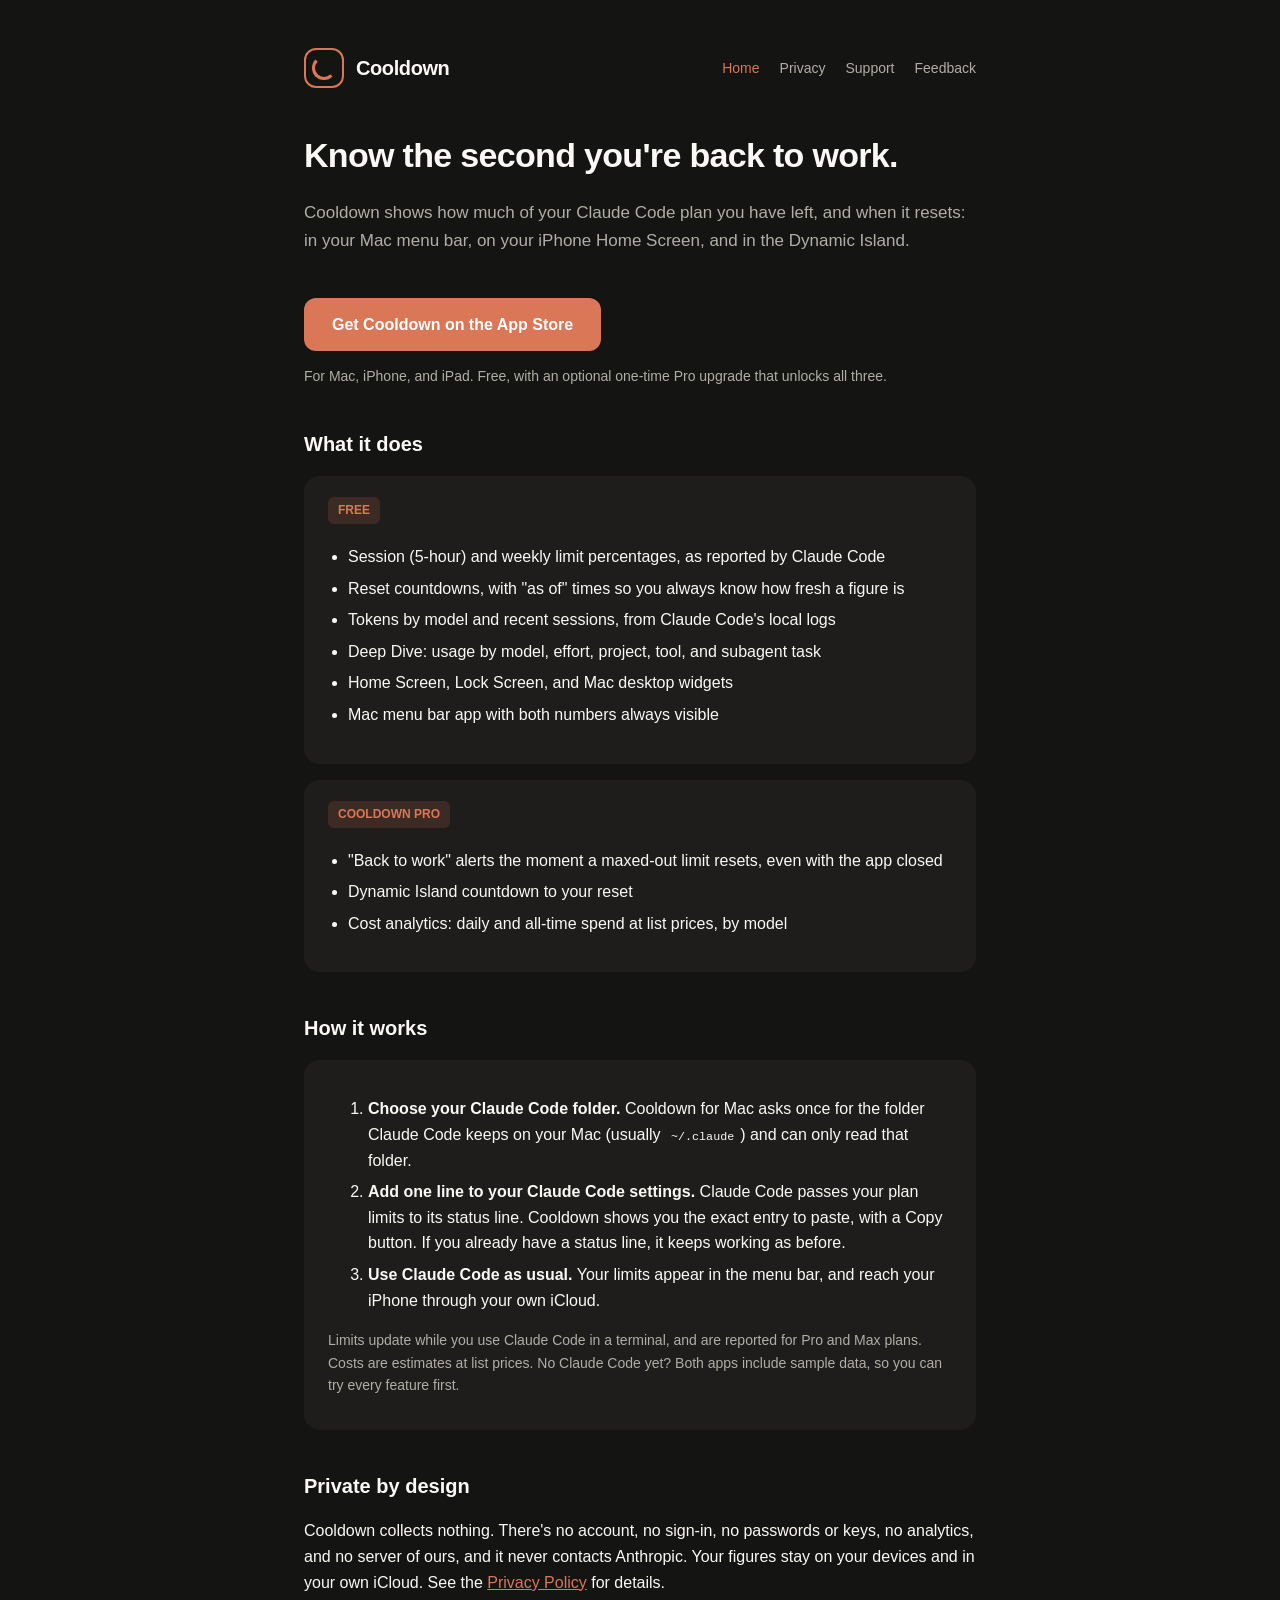
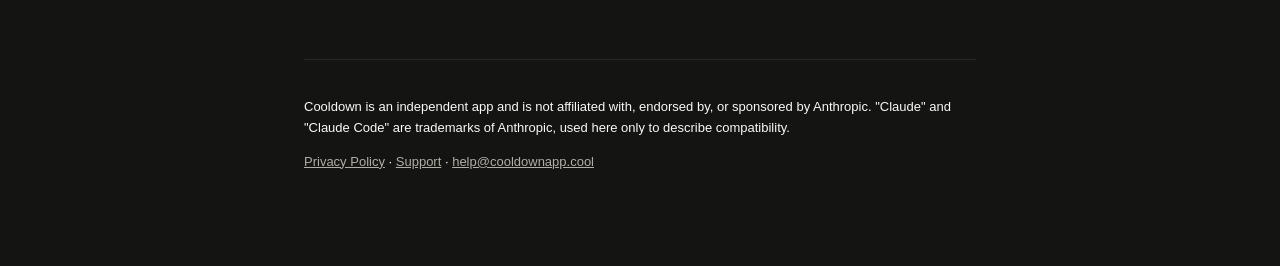
<file: index.html>
<!DOCTYPE html>
<html lang="en">
<head>
<meta charset="UTF-8">
<meta name="viewport" content="width=device-width, initial-scale=1.0">
<title>Cooldown — AI Usage Meter</title>
<meta name="description" content="See how much of your Claude Code plan is left: session and weekly limits, reset countdowns, and cost, in your Mac menu bar, on your Home Screen, and in the Dynamic Island.">
<link rel="stylesheet" href="style.css">
</head>
<body>
<div class="wrap">

  <header class="site">
    <div class="logo-mark"></div>
    <div class="name">Cooldown</div>
    <nav class="site">
      <a href="index.html" class="active">Home</a>
      <a href="privacy.html">Privacy</a>
      <a href="support.html">Support</a>
      <a href="feedback.html">Feedback</a>
    </nav>
  </header>

  <h1>Know the second you're back to work.</h1>
  <p class="subtitle">Cooldown shows how much of your Claude Code plan you have left, and when it resets: in your Mac menu bar, on your iPhone Home Screen, and in the Dynamic Island.</p>

  <a class="button" href="https://apps.apple.com/app/id6789733353">Get Cooldown on the App Store</a>
  <p style="color: var(--text-secondary); font-size: 14px;">For Mac, iPhone, and iPad. Free, with an optional one-time Pro upgrade that unlocks all three.</p>

  <h2>What it does</h2>
  <div class="card">
    <span class="pill">FREE</span>
    <ul>
      <li>Session (5-hour) and weekly limit percentages, as reported by Claude Code</li>
      <li>Reset countdowns, with "as of" times so you always know how fresh a figure is</li>
      <li>Tokens by model and recent sessions, from Claude Code's local logs</li>
      <li>Deep Dive: usage by model, effort, project, tool, and subagent task</li>
      <li>Home Screen, Lock Screen, and Mac desktop widgets</li>
      <li>Mac menu bar app with both numbers always visible</li>
    </ul>
  </div>

  <div class="card">
    <span class="pill">COOLDOWN PRO</span>
    <ul>
      <li>"Back to work" alerts the moment a maxed-out limit resets, even with the app closed</li>
      <li>Dynamic Island countdown to your reset</li>
      <li>Cost analytics: daily and all-time spend at list prices, by model</li>
    </ul>
  </div>

  <h2>How it works</h2>
  <div class="card">
    <ol>
      <li><strong>Choose your Claude Code folder.</strong> Cooldown for Mac asks once for the folder Claude Code keeps on your Mac (usually <code>~/.claude</code>) and can only read that folder.</li>
      <li><strong>Add one line to your Claude Code settings.</strong> Claude Code passes your plan limits to its status line. Cooldown shows you the exact entry to paste, with a Copy button. If you already have a status line, it keeps working as before.</li>
      <li><strong>Use Claude Code as usual.</strong> Your limits appear in the menu bar, and reach your iPhone through your own iCloud.</li>
    </ol>
    <p style="color: var(--text-secondary); font-size: 14px;">Limits update while you use Claude Code in a terminal, and are reported for Pro and Max plans. Costs are estimates at list prices. No Claude Code yet? Both apps include sample data, so you can try every feature first.</p>
  </div>

  <h2>Private by design</h2>
  <p>Cooldown collects nothing. There's no account, no sign-in, no passwords or keys, no analytics, and no server of ours, and it never contacts Anthropic. Your figures stay on your devices and in your own iCloud. See the <a href="privacy.html" style="color: var(--coral)">Privacy Policy</a> for details.</p>

  <footer class="site">
    <p>Cooldown is an independent app and is not affiliated with, endorsed by, or sponsored by Anthropic. "Claude" and "Claude Code" are trademarks of Anthropic, used here only to describe compatibility.</p>
    <p><a href="privacy.html">Privacy Policy</a> · <a href="support.html">Support</a> · <a href="mailto:help@cooldownapp.cool">help@cooldownapp.cool</a></p>
  </footer>

</div>
</body>
</html>
</file>
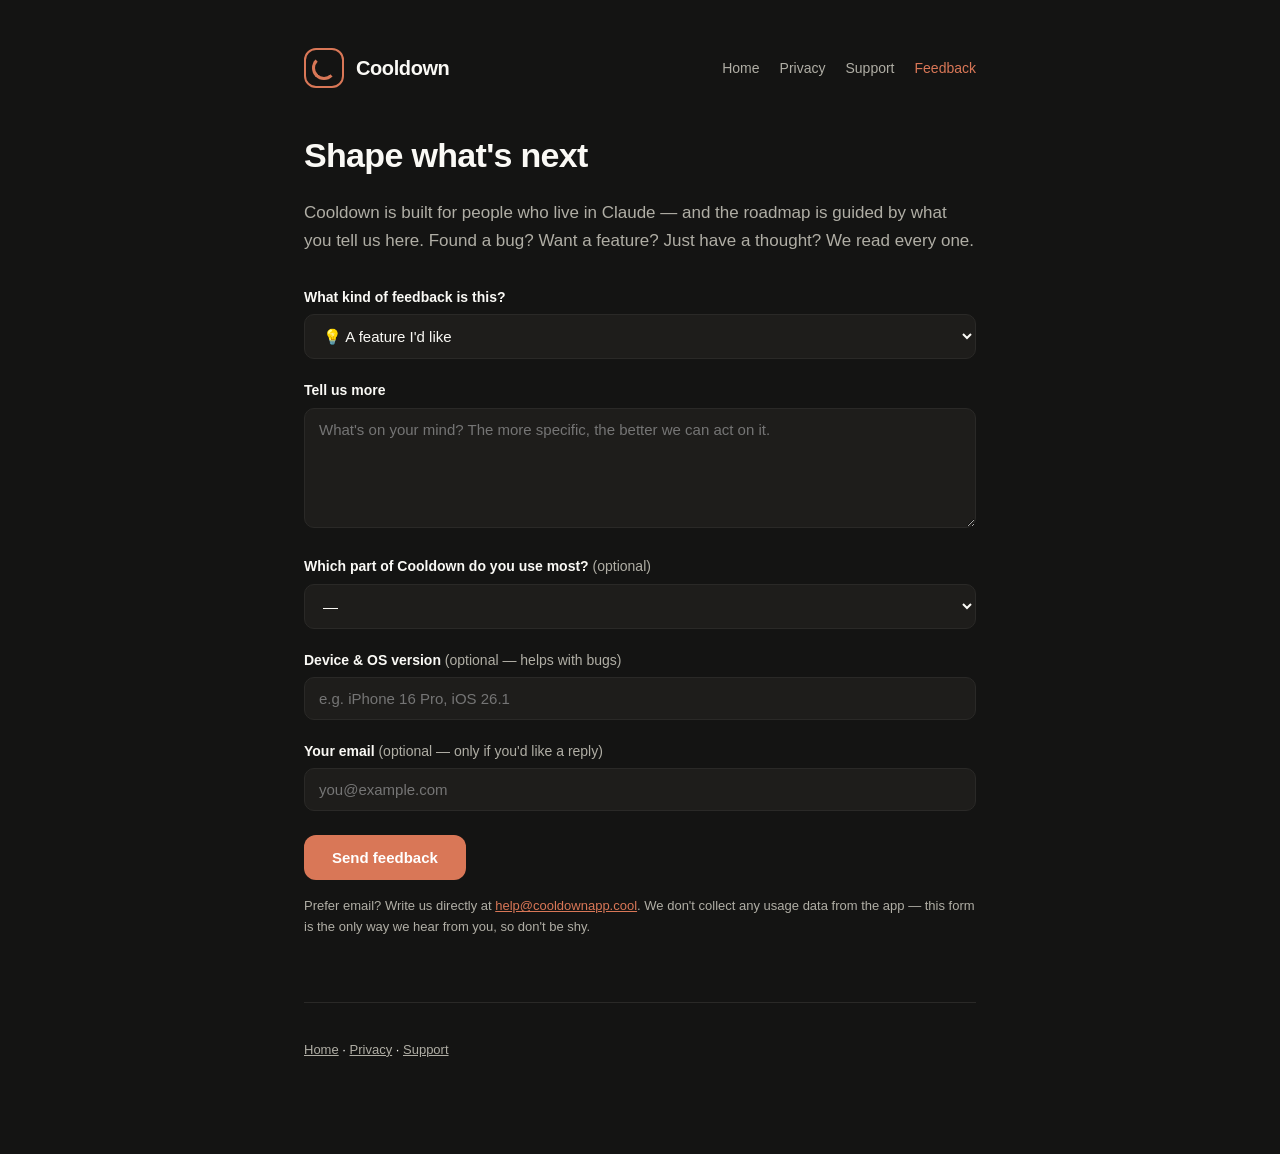
<file: feedback.html>
<!DOCTYPE html>
<html lang="en">
<head>
<meta charset="UTF-8">
<meta name="viewport" content="width=device-width, initial-scale=1.0">
<title>Feedback — Cooldown</title>
<meta name="description" content="Tell us what to build next in Cooldown, the Claude usage tracker. Bugs, feature requests, and general feedback welcome.">
<link rel="stylesheet" href="style.css">
</head>
<body>
<div class="wrap">

  <header class="site">
    <div class="logo-mark"></div>
    <div class="name">Cooldown</div>
    <nav class="site">
      <a href="index.html">Home</a>
      <a href="privacy.html">Privacy</a>
      <a href="support.html">Support</a>
      <a href="feedback.html" class="active">Feedback</a>
    </nav>
  </header>

  <h1>Shape what's next</h1>
  <p class="subtitle">Cooldown is built for people who live in Claude — and the roadmap is guided by what you tell us here. Found a bug? Want a feature? Just have a thought? We read every one.</p>

  <!--
    ============================ SETUP (one-time) ============================
    This form posts to Formspree (free tier: 50 submissions/month → emailed to you).
    To activate:
      1. Go to https://formspree.io and sign up (free) with help@cooldownapp.cool
      2. Create a new form; it gives you an endpoint like https://formspree.io/f/abcdwxyz
      3. Replace YOUR_FORM_ID below with that ID (the part after /f/)
    Until then the form will not send. Alternative backends (Tally, Google Forms)
    can replace this whole <form> with an <iframe> embed if you prefer.
    =========================================================================
  -->
  <form class="feedback" action="https://formspree.io/f/YOUR_FORM_ID" method="POST">

    <label for="type">What kind of feedback is this?</label>
    <select id="type" name="type" required>
      <option value="Feature request">💡 A feature I'd like</option>
      <option value="Bug report">🐛 Something's broken</option>
      <option value="General feedback">💬 General thoughts</option>
      <option value="Other">Something else</option>
    </select>

    <label for="message">Tell us more</label>
    <textarea id="message" name="message" placeholder="What's on your mind? The more specific, the better we can act on it." required></textarea>

    <label for="usemost">Which part of Cooldown do you use most? <span class="opt">(optional)</span></label>
    <select id="usemost" name="uses_most">
      <option value="">—</option>
      <option value="Menu bar (Mac)">The Mac menu bar</option>
      <option value="Home/Lock screen widgets">Home &amp; Lock Screen widgets</option>
      <option value="Reset alerts">Reset / back-to-work alerts</option>
      <option value="Dynamic Island">The Dynamic Island countdown</option>
      <option value="Cost analytics">Cost analytics</option>
      <option value="All of it">Honestly, all of it</option>
    </select>

    <label for="device">Device &amp; OS version <span class="opt">(optional — helps with bugs)</span></label>
    <input type="text" id="device" name="device" placeholder="e.g. iPhone 16 Pro, iOS 26.1">

    <label for="email">Your email <span class="opt">(optional — only if you'd like a reply)</span></label>
    <input type="email" id="email" name="email" placeholder="you@example.com">

    <!-- Formspree niceties: subject line + honeypot spam trap -->
    <input type="hidden" name="_subject" value="Cooldown feedback">
    <input type="text" name="_gotcha" style="display:none">

    <button type="submit">Send feedback</button>
  </form>

  <p class="form-note">Prefer email? Write us directly at <a href="mailto:help@cooldownapp.cool" style="color: var(--coral)">help@cooldownapp.cool</a>. We don't collect any usage data from the app — this form is the only way we hear from you, so don't be shy.</p>

  <footer class="site">
    <p><a href="index.html">Home</a> · <a href="privacy.html">Privacy</a> · <a href="support.html">Support</a></p>
  </footer>

</div>
</body>
</html>
</file>
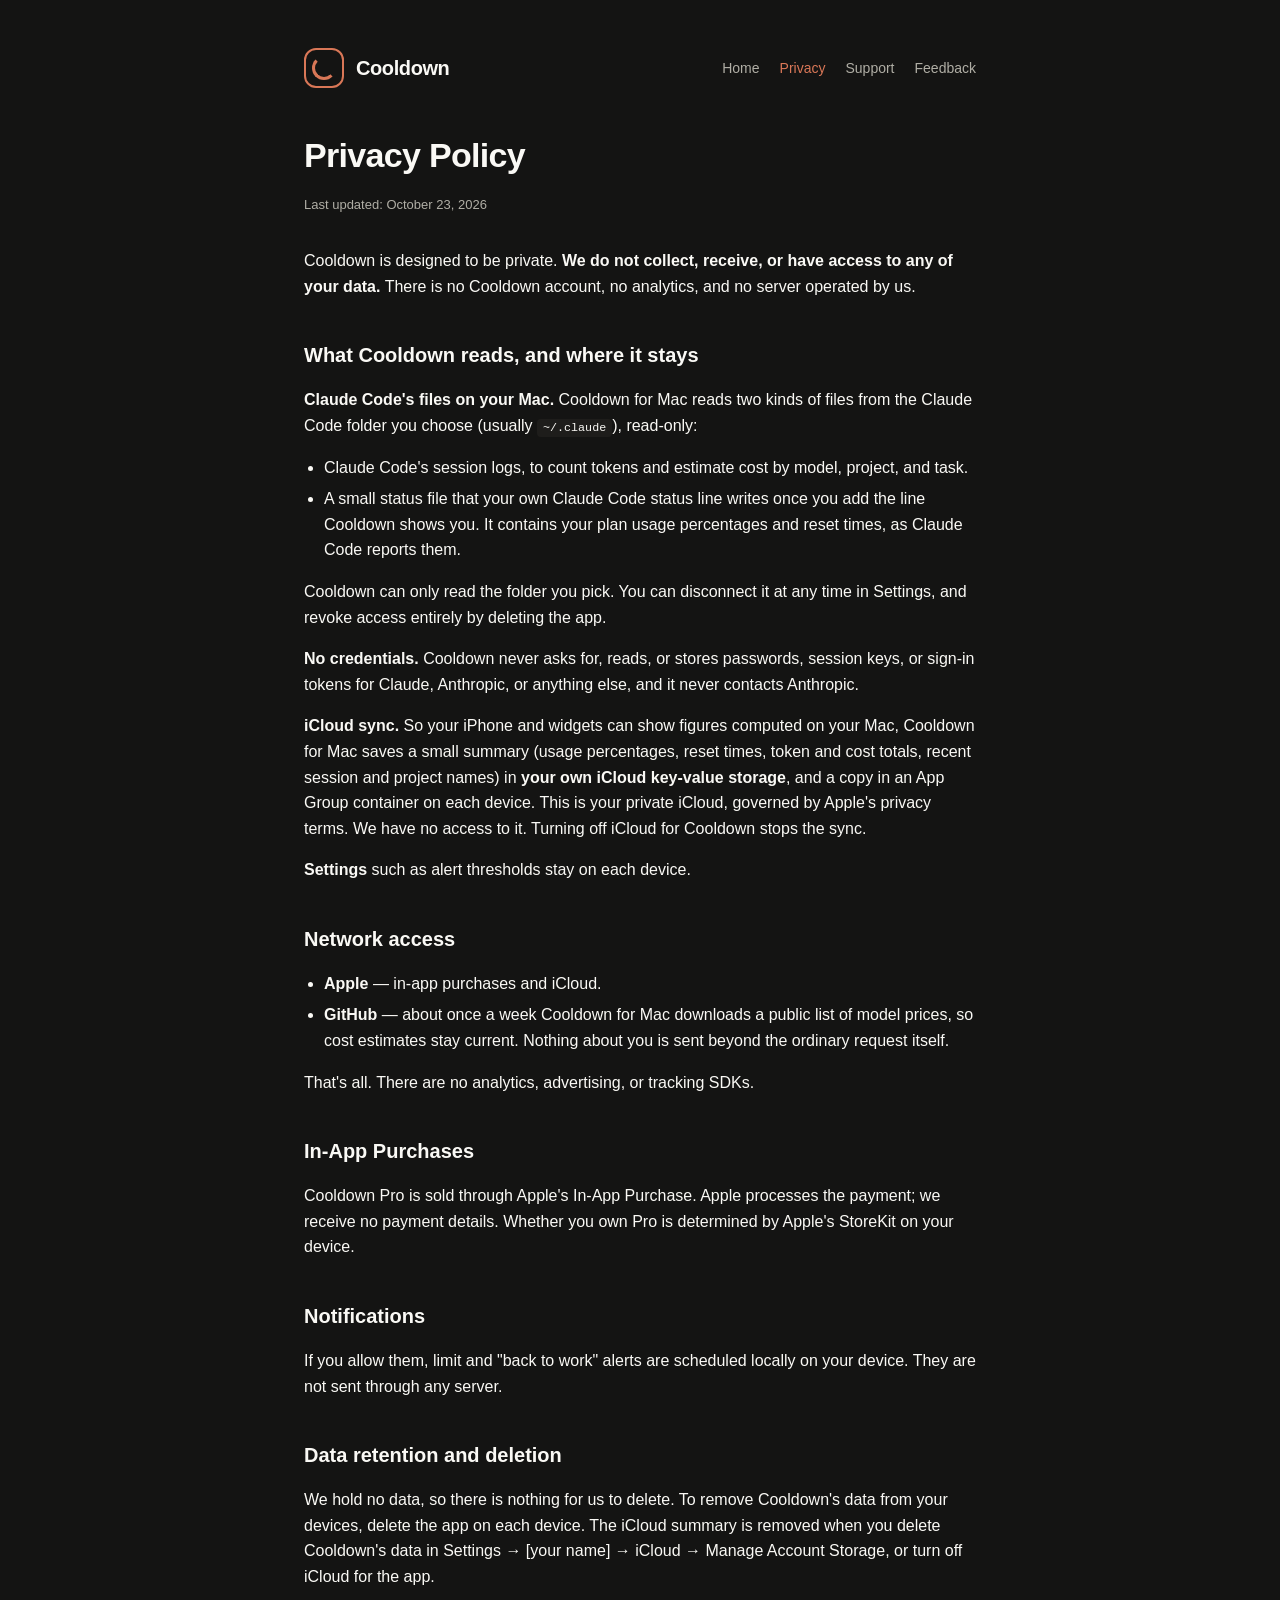
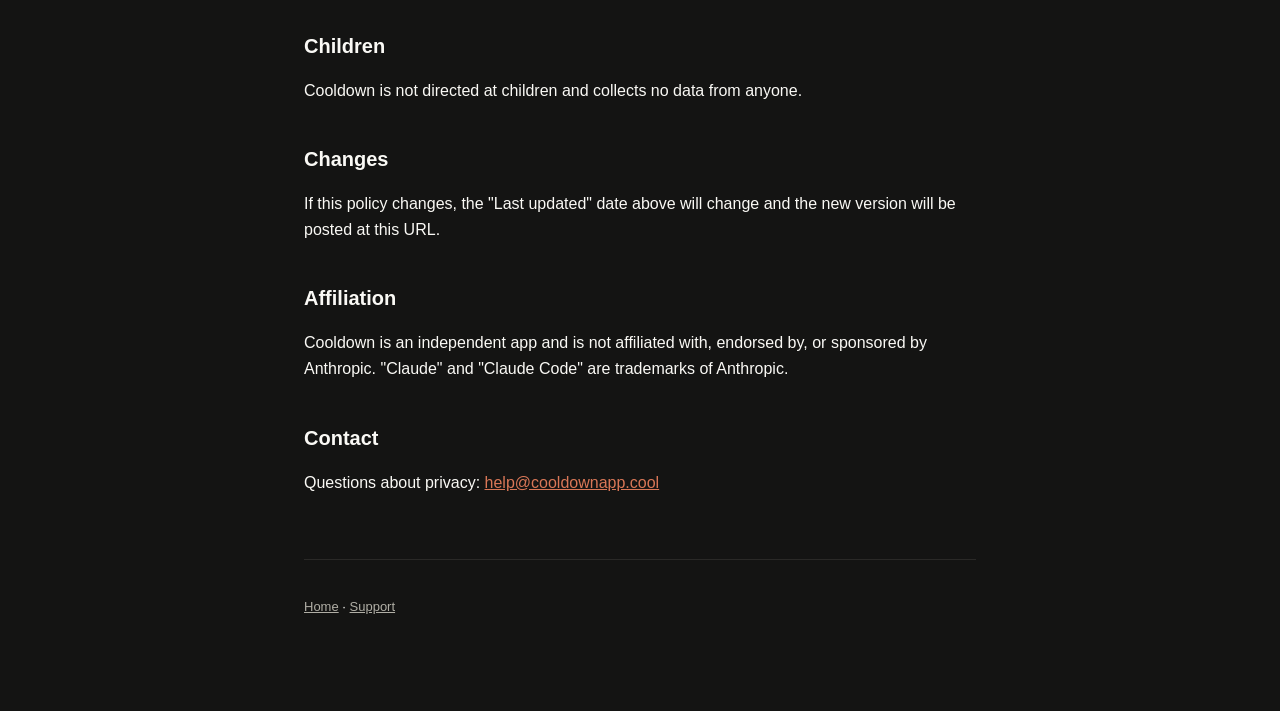
<file: privacy.html>
<!DOCTYPE html>
<html lang="en">
<head>
<meta charset="UTF-8">
<meta name="viewport" content="width=device-width, initial-scale=1.0">
<title>Privacy Policy — Cooldown</title>
<meta name="description" content="Cooldown's privacy policy: no account, no credentials, and no data collected. Your figures stay on your devices and in your own iCloud.">
<link rel="stylesheet" href="style.css">
</head>
<body>
<div class="wrap">

  <header class="site">
    <div class="logo-mark"></div>
    <div class="name">Cooldown</div>
    <nav class="site">
      <a href="index.html">Home</a>
      <a href="privacy.html" class="active">Privacy</a>
      <a href="support.html">Support</a>
      <a href="feedback.html">Feedback</a>
    </nav>
  </header>

  <h1>Privacy Policy</h1>
  <p class="updated">Last updated: October 23, 2026</p>

  <p>Cooldown is designed to be private. <strong>We do not collect, receive, or have access to any of your data.</strong> There is no Cooldown account, no analytics, and no server operated by us.</p>

  <h2>What Cooldown reads, and where it stays</h2>
  <p><strong>Claude Code's files on your Mac.</strong> Cooldown for Mac reads two kinds of files from the Claude Code folder you choose (usually <code>~/.claude</code>), read-only:</p>
  <ul>
    <li>Claude Code's session logs, to count tokens and estimate cost by model, project, and task.</li>
    <li>A small status file that your own Claude Code status line writes once you add the line Cooldown shows you. It contains your plan usage percentages and reset times, as Claude Code reports them.</li>
  </ul>
  <p>Cooldown can only read the folder you pick. You can disconnect it at any time in Settings, and revoke access entirely by deleting the app.</p>

  <p><strong>No credentials.</strong> Cooldown never asks for, reads, or stores passwords, session keys, or sign-in tokens for Claude, Anthropic, or anything else, and it never contacts Anthropic.</p>

  <p><strong>iCloud sync.</strong> So your iPhone and widgets can show figures computed on your Mac, Cooldown for Mac saves a small summary (usage percentages, reset times, token and cost totals, recent session and project names) in <strong>your own iCloud key-value storage</strong>, and a copy in an App Group container on each device. This is your private iCloud, governed by Apple's privacy terms. We have no access to it. Turning off iCloud for Cooldown stops the sync.</p>

  <p><strong>Settings</strong> such as alert thresholds stay on each device.</p>

  <h2>Network access</h2>
  <ul>
    <li><strong>Apple</strong> — in-app purchases and iCloud.</li>
    <li><strong>GitHub</strong> — about once a week Cooldown for Mac downloads a public list of model prices, so cost estimates stay current. Nothing about you is sent beyond the ordinary request itself.</li>
  </ul>
  <p>That's all. There are no analytics, advertising, or tracking SDKs.</p>

  <h2>In-App Purchases</h2>
  <p>Cooldown Pro is sold through Apple's In-App Purchase. Apple processes the payment; we receive no payment details. Whether you own Pro is determined by Apple's StoreKit on your device.</p>

  <h2>Notifications</h2>
  <p>If you allow them, limit and "back to work" alerts are scheduled locally on your device. They are not sent through any server.</p>

  <h2>Data retention and deletion</h2>
  <p>We hold no data, so there is nothing for us to delete. To remove Cooldown's data from your devices, delete the app on each device. The iCloud summary is removed when you delete Cooldown's data in Settings → [your name] → iCloud → Manage Account Storage, or turn off iCloud for the app.</p>

  <h2>Children</h2>
  <p>Cooldown is not directed at children and collects no data from anyone.</p>

  <h2>Changes</h2>
  <p>If this policy changes, the "Last updated" date above will change and the new version will be posted at this URL.</p>

  <h2>Affiliation</h2>
  <p>Cooldown is an independent app and is not affiliated with, endorsed by, or sponsored by Anthropic. "Claude" and "Claude Code" are trademarks of Anthropic.</p>

  <h2>Contact</h2>
  <p>Questions about privacy: <a href="mailto:help@cooldownapp.cool" style="color: var(--coral)">help@cooldownapp.cool</a></p>

  <footer class="site">
    <p><a href="index.html">Home</a> · <a href="support.html">Support</a></p>
  </footer>

</div>
</body>
</html>
</file>
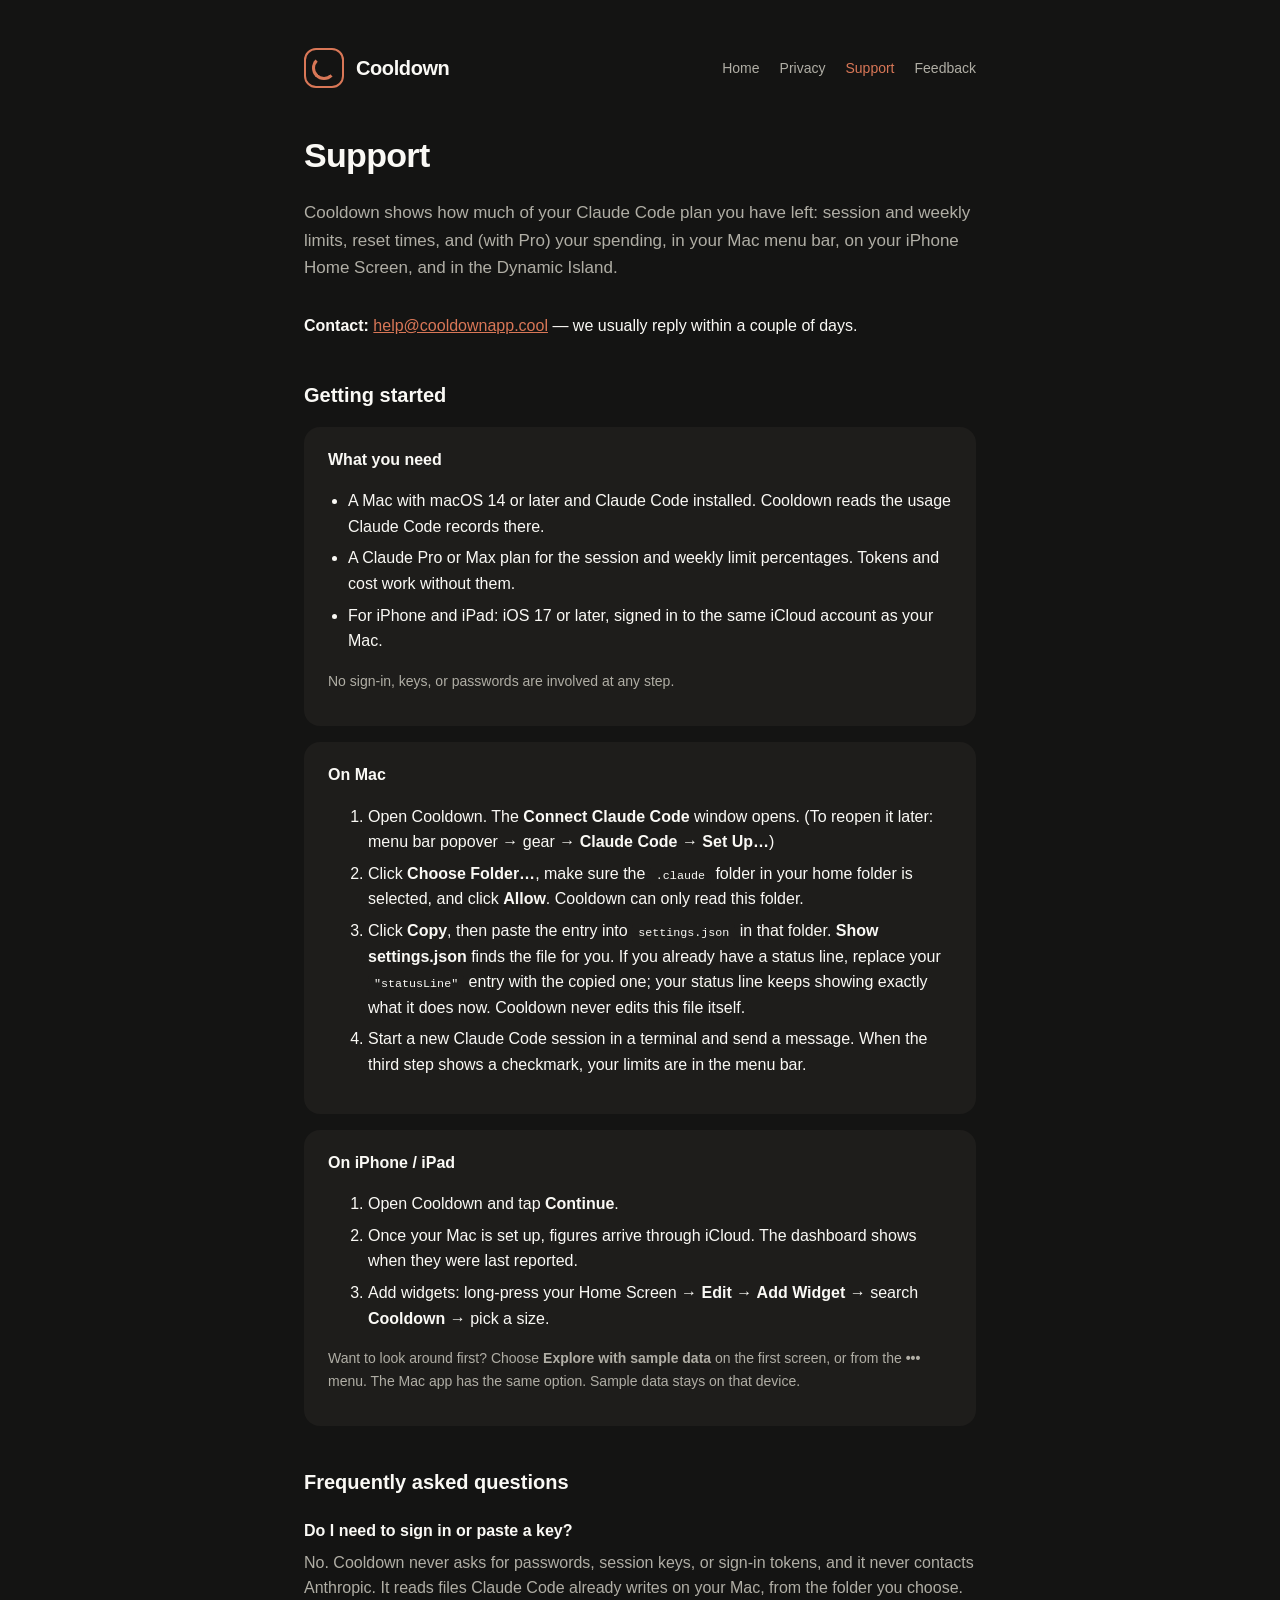
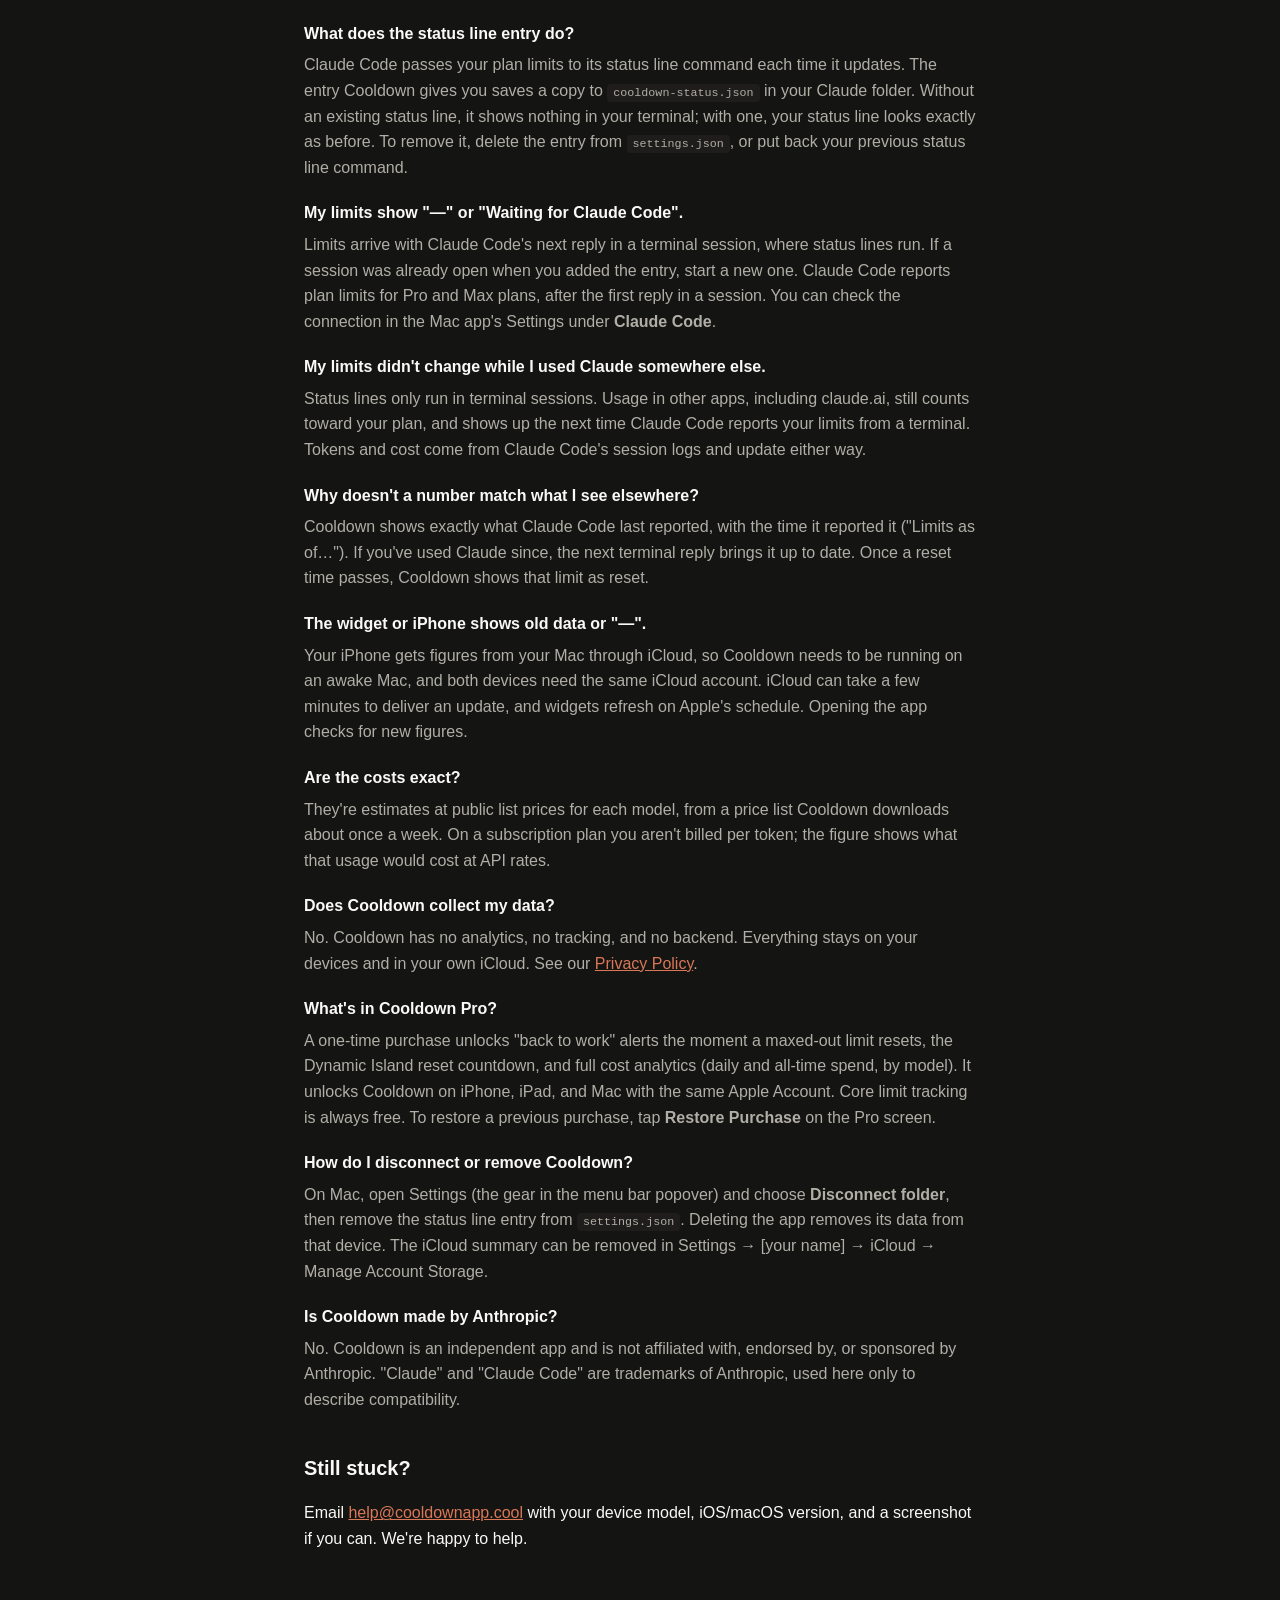
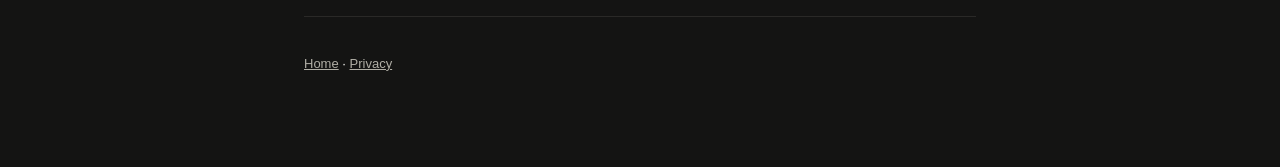
<file: support.html>
<!DOCTYPE html>
<html lang="en">
<head>
<meta charset="UTF-8">
<meta name="viewport" content="width=device-width, initial-scale=1.0">
<title>Support — Cooldown</title>
<meta name="description" content="Setup, FAQs, and contact for Cooldown, the usage meter for Claude Code plans.">
<link rel="stylesheet" href="style.css">
</head>
<body>
<div class="wrap">

  <header class="site">
    <div class="logo-mark"></div>
    <div class="name">Cooldown</div>
    <nav class="site">
      <a href="index.html">Home</a>
      <a href="privacy.html">Privacy</a>
      <a href="support.html" class="active">Support</a>
      <a href="feedback.html">Feedback</a>
    </nav>
  </header>

  <h1>Support</h1>
  <p class="subtitle">Cooldown shows how much of your Claude Code plan you have left: session and weekly limits, reset times, and (with Pro) your spending, in your Mac menu bar, on your iPhone Home Screen, and in the Dynamic Island.</p>

  <p><strong>Contact:</strong> <a href="mailto:help@cooldownapp.cool" style="color: var(--coral)">help@cooldownapp.cool</a> — we usually reply within a couple of days.</p>

  <h2>Getting started</h2>

  <div class="card">
    <strong>What you need</strong>
    <ul>
      <li>A Mac with macOS 14 or later and Claude Code installed. Cooldown reads the usage Claude Code records there.</li>
      <li>A Claude Pro or Max plan for the session and weekly limit percentages. Tokens and cost work without them.</li>
      <li>For iPhone and iPad: iOS 17 or later, signed in to the same iCloud account as your Mac.</li>
    </ul>
    <p style="color: var(--text-secondary); font-size: 14px;">No sign-in, keys, or passwords are involved at any step.</p>
  </div>

  <div class="card">
    <strong>On Mac</strong>
    <ol>
      <li>Open Cooldown. The <strong>Connect Claude Code</strong> window opens. (To reopen it later: menu bar popover → gear → <strong>Claude Code</strong> → <strong>Set Up…</strong>)</li>
      <li>Click <strong>Choose Folder…</strong>, make sure the <code>.claude</code> folder in your home folder is selected, and click <strong>Allow</strong>. Cooldown can only read this folder.</li>
      <li>Click <strong>Copy</strong>, then paste the entry into <code>settings.json</code> in that folder. <strong>Show settings.json</strong> finds the file for you. If you already have a status line, replace your <code>"statusLine"</code> entry with the copied one; your status line keeps showing exactly what it does now. Cooldown never edits this file itself.</li>
      <li>Start a new Claude Code session in a terminal and send a message. When the third step shows a checkmark, your limits are in the menu bar.</li>
    </ol>
  </div>

  <div class="card">
    <strong>On iPhone / iPad</strong>
    <ol>
      <li>Open Cooldown and tap <strong>Continue</strong>.</li>
      <li>Once your Mac is set up, figures arrive through iCloud. The dashboard shows when they were last reported.</li>
      <li>Add widgets: long-press your Home Screen → <strong>Edit</strong> → <strong>Add Widget</strong> → search <strong>Cooldown</strong> → pick a size.</li>
    </ol>
    <p style="color: var(--text-secondary); font-size: 14px;">Want to look around first? Choose <strong>Explore with sample data</strong> on the first screen, or from the <strong>•••</strong> menu. The Mac app has the same option. Sample data stays on that device.</p>
  </div>

  <h2>Frequently asked questions</h2>
  <dl class="faq">
    <dt>Do I need to sign in or paste a key?</dt>
    <dd>No. Cooldown never asks for passwords, session keys, or sign-in tokens, and it never contacts Anthropic. It reads files Claude Code already writes on your Mac, from the folder you choose.</dd>

    <dt>What does the status line entry do?</dt>
    <dd>Claude Code passes your plan limits to its status line command each time it updates. The entry Cooldown gives you saves a copy to <code>cooldown-status.json</code> in your Claude folder. Without an existing status line, it shows nothing in your terminal; with one, your status line looks exactly as before. To remove it, delete the entry from <code>settings.json</code>, or put back your previous status line command.</dd>

    <dt>My limits show "—" or "Waiting for Claude Code".</dt>
    <dd>Limits arrive with Claude Code's next reply in a terminal session, where status lines run. If a session was already open when you added the entry, start a new one. Claude Code reports plan limits for Pro and Max plans, after the first reply in a session. You can check the connection in the Mac app's Settings under <strong>Claude Code</strong>.</dd>

    <dt>My limits didn't change while I used Claude somewhere else.</dt>
    <dd>Status lines only run in terminal sessions. Usage in other apps, including claude.ai, still counts toward your plan, and shows up the next time Claude Code reports your limits from a terminal. Tokens and cost come from Claude Code's session logs and update either way.</dd>

    <dt>Why doesn't a number match what I see elsewhere?</dt>
    <dd>Cooldown shows exactly what Claude Code last reported, with the time it reported it ("Limits as of…"). If you've used Claude since, the next terminal reply brings it up to date. Once a reset time passes, Cooldown shows that limit as reset.</dd>

    <dt>The widget or iPhone shows old data or "—".</dt>
    <dd>Your iPhone gets figures from your Mac through iCloud, so Cooldown needs to be running on an awake Mac, and both devices need the same iCloud account. iCloud can take a few minutes to deliver an update, and widgets refresh on Apple's schedule. Opening the app checks for new figures.</dd>

    <dt>Are the costs exact?</dt>
    <dd>They're estimates at public list prices for each model, from a price list Cooldown downloads about once a week. On a subscription plan you aren't billed per token; the figure shows what that usage would cost at API rates.</dd>

    <dt>Does Cooldown collect my data?</dt>
    <dd>No. Cooldown has no analytics, no tracking, and no backend. Everything stays on your devices and in your own iCloud. See our <a href="privacy.html" style="color: var(--coral)">Privacy Policy</a>.</dd>

    <dt>What's in Cooldown Pro?</dt>
    <dd>A one-time purchase unlocks "back to work" alerts the moment a maxed-out limit resets, the Dynamic Island reset countdown, and full cost analytics (daily and all-time spend, by model). It unlocks Cooldown on iPhone, iPad, and Mac with the same Apple Account. Core limit tracking is always free. To restore a previous purchase, tap <strong>Restore Purchase</strong> on the Pro screen.</dd>

    <dt>How do I disconnect or remove Cooldown?</dt>
    <dd>On Mac, open Settings (the gear in the menu bar popover) and choose <strong>Disconnect folder</strong>, then remove the status line entry from <code>settings.json</code>. Deleting the app removes its data from that device. The iCloud summary can be removed in Settings → [your name] → iCloud → Manage Account Storage.</dd>

    <dt>Is Cooldown made by Anthropic?</dt>
    <dd>No. Cooldown is an independent app and is not affiliated with, endorsed by, or sponsored by Anthropic. "Claude" and "Claude Code" are trademarks of Anthropic, used here only to describe compatibility.</dd>
  </dl>

  <h2>Still stuck?</h2>
  <p>Email <a href="mailto:help@cooldownapp.cool" style="color: var(--coral)">help@cooldownapp.cool</a> with your device model, iOS/macOS version, and a screenshot if you can. We're happy to help.</p>

  <footer class="site">
    <p><a href="index.html">Home</a> · <a href="privacy.html">Privacy</a></p>
  </footer>

</div>
</body>
</html>
</file>
<file: style.css>
:root {
  --bg: #141413;
  --surface: #1e1d1b;
  --text: #faf9f5;
  --text-secondary: #b0aea5;
  --coral: #d97757;
  --blue: #6a9bcc;
  --border: #2a2927;
}

* { box-sizing: border-box; }

body {
  margin: 0;
  background: var(--bg);
  color: var(--text);
  font-family: -apple-system, BlinkMacSystemFont, "Segoe UI", Roboto, sans-serif;
  line-height: 1.6;
}

.wrap {
  max-width: 720px;
  margin: 0 auto;
  padding: 48px 24px 80px;
}

header.site {
  display: flex;
  align-items: center;
  gap: 12px;
  margin-bottom: 40px;
}

.logo-mark {
  width: 40px;
  height: 40px;
  border-radius: 12px;
  background: var(--bg);
  border: 2px solid var(--coral);
  position: relative;
}

.logo-mark::after {
  content: "";
  position: absolute;
  inset: 6px;
  border-radius: 50%;
  border: 3px solid var(--coral);
  border-right-color: transparent;
  border-top-color: transparent;
}

header.site .name {
  font-size: 20px;
  font-weight: 700;
  letter-spacing: -0.02em;
}

nav.site {
  margin-left: auto;
  display: flex;
  gap: 20px;
  font-size: 14px;
}

nav.site a {
  color: var(--text-secondary);
  text-decoration: none;
}

nav.site a:hover, nav.site a.active {
  color: var(--coral);
}

/* Phones: the menu drops below the logo instead of running off the edge. */
@media (max-width: 520px) {
  header.site { flex-wrap: wrap; }
  .logo-mark { flex-shrink: 0; }
  nav.site { margin-left: 0; width: 100%; }
}

h1 {
  font-size: 34px;
  letter-spacing: -0.02em;
  margin: 0 0 8px;
}

h2 {
  font-size: 20px;
  margin: 40px 0 12px;
  color: var(--text);
}

p { color: var(--text); }

.subtitle {
  color: var(--text-secondary);
  font-size: 17px;
  margin-bottom: 32px;
}

.card {
  background: var(--surface);
  border-radius: 16px;
  padding: 20px 24px;
  margin: 16px 0;
}

.pill {
  display: inline-block;
  background: rgba(217, 119, 87, 0.15);
  color: var(--coral);
  font-size: 12px;
  font-weight: 600;
  padding: 4px 10px;
  border-radius: 6px;
  margin-bottom: 4px;
}

a.button {
  display: inline-block;
  background: var(--coral);
  color: #fff;
  text-decoration: none;
  font-weight: 600;
  padding: 14px 28px;
  border-radius: 12px;
  margin-top: 12px;
}

.faq dt {
  font-weight: 600;
  margin-top: 20px;
}

.faq dd {
  margin: 6px 0 0;
  color: var(--text-secondary);
}

footer.site {
  margin-top: 64px;
  padding-top: 24px;
  border-top: 1px solid var(--border);
  color: var(--text-secondary);
  font-size: 13px;
}

footer.site a { color: var(--text-secondary); }

code {
  background: var(--surface);
  padding: 2px 6px;
  border-radius: 4px;
  font-size: 0.9em;
}

ul { color: var(--text); padding-left: 20px; }
li { margin-bottom: 6px; }

.updated {
  color: var(--text-secondary);
  font-size: 13px;
  margin-bottom: 32px;
}

/* --- Feedback form --- */
form.feedback { margin-top: 8px; }

form.feedback label {
  display: block;
  font-weight: 600;
  font-size: 14px;
  margin: 20px 0 6px;
}

form.feedback label .opt {
  font-weight: 400;
  color: var(--text-secondary);
}

form.feedback input[type="text"],
form.feedback input[type="email"],
form.feedback select,
form.feedback textarea {
  width: 100%;
  background: var(--surface);
  color: var(--text);
  border: 1px solid var(--border);
  border-radius: 10px;
  padding: 12px 14px;
  font-family: inherit;
  font-size: 15px;
}

form.feedback textarea { resize: vertical; min-height: 120px; }

form.feedback input:focus,
form.feedback select:focus,
form.feedback textarea:focus {
  outline: none;
  border-color: var(--coral);
}

form.feedback button {
  display: inline-block;
  background: var(--coral);
  color: #fff;
  border: none;
  font-weight: 600;
  font-size: 15px;
  padding: 14px 28px;
  border-radius: 12px;
  margin-top: 24px;
  cursor: pointer;
}

form.feedback button:hover { opacity: 0.92; }

.form-note {
  color: var(--text-secondary);
  font-size: 13px;
  margin-top: 16px;
}
</file>
